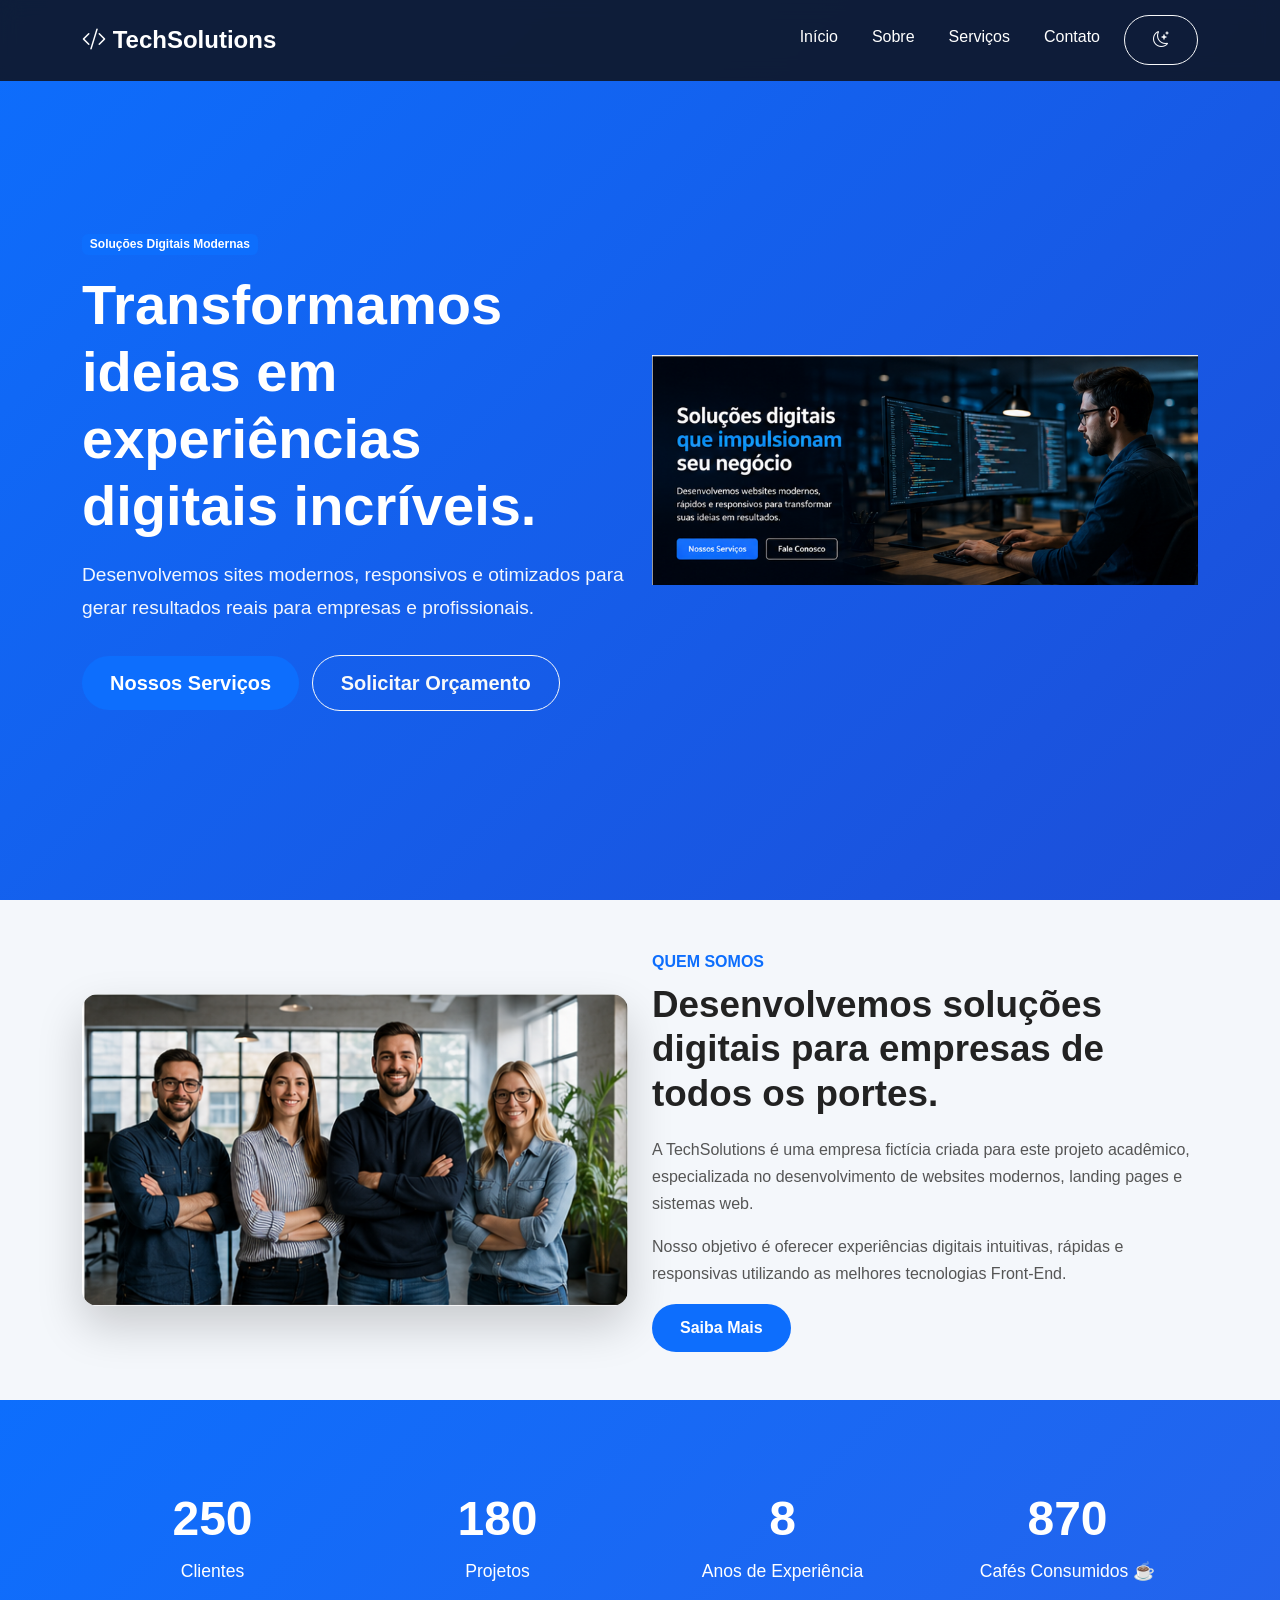
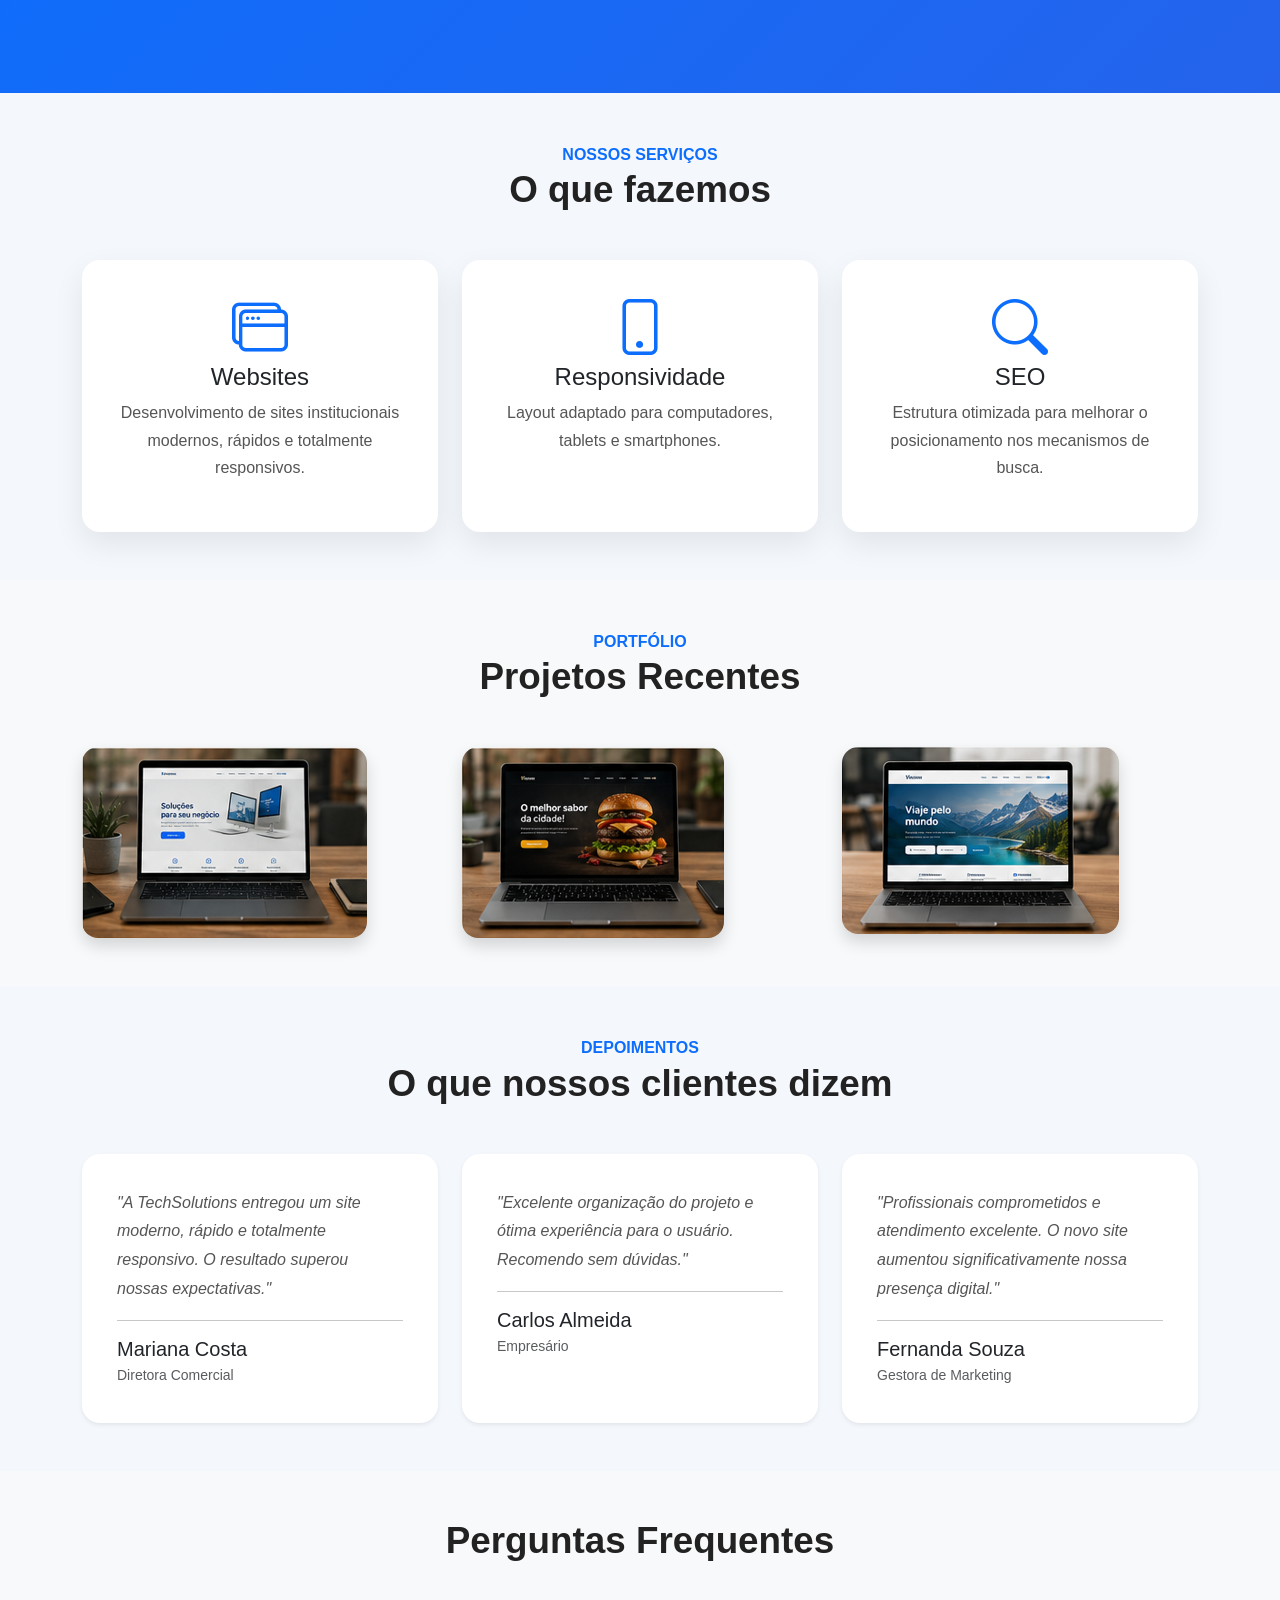
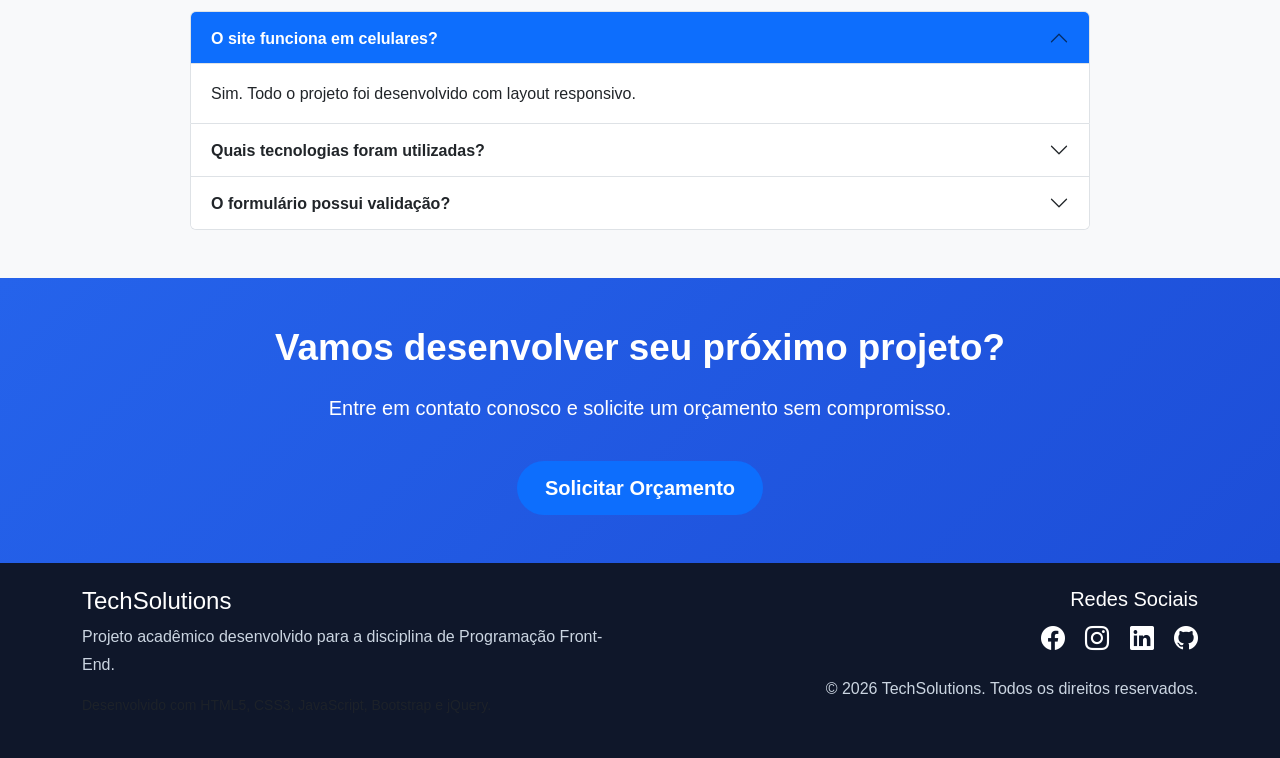
<file: index.html>
<!DOCTYPE html>
<html lang="pt-BR">

<head>

    <meta charset="UTF-8">
    <meta name="viewport" content="width=device-width, initial-scale=1.0">

    <title>TechSolutions | Desenvolvimento Web e Soluções Digitais</title>

    <meta name="description"
        content="TechSolutions - Empresa especializada em desenvolvimento web, criação de sites responsivos, landing pages e soluções digitais.">

    <meta name="keywords"
        content="desenvolvimento web, front-end, html, css, javascript, bootstrap, sites responsivos">

    <meta name="author" content="Emerson Zaionc">

    <meta name="robots" content="index, follow">

    <!-- Open Graph -->

    <meta property="og:title"
        content="TechSolutions | Desenvolvimento Web">

    <meta property="og:description"
        content="Soluções digitais modernas para empresas e profissionais.">

    <meta property="og:image"
        content="img/banner.png">

    <meta property="og:type"
        content="website">

    <meta property="og:locale"
        content="pt_BR">

    <link rel="icon"
        href="img/favicon.png">

    <!-- Bootstrap -->

    <link href="https://cdn.jsdelivr.net/npm/bootstrap@5.3.3/dist/css/bootstrap.min.css"
        rel="stylesheet">

    <!-- Bootstrap Icons -->

    <link rel="stylesheet"
        href="https://cdn.jsdelivr.net/npm/bootstrap-icons@1.11.3/font/bootstrap-icons.min.css">

    <!-- CSS -->

    <link rel="stylesheet"
        href="css/style.css">

    <link rel="stylesheet"
        href="css/responsive.css">

</head>

<body>

    <!-- ==========================
         PRELOADER
    =========================== -->

    <div id="preloader">

        <div class="loader"></div>

    </div>

    <!-- ==========================
         NAVBAR
    =========================== -->

    <nav class="navbar navbar-expand-lg navbar-dark fixed-top">

        <div class="container">

            <a class="navbar-brand fw-bold"
                href="index.html">

                <i class="bi bi-code-slash"></i>

                TechSolutions

            </a>

            <button class="navbar-toggler"
                type="button"
                data-bs-toggle="collapse"
                data-bs-target="#menu">

                <span class="navbar-toggler-icon"></span>

            </button>

            <div class="collapse navbar-collapse"
                id="menu">

                <ul class="navbar-nav ms-auto">

                    <li class="nav-item">

                        <a class="nav-link active"
                            href="index.html">

                            Início

                        </a>

                    </li>

                    <li class="nav-item">

                        <a class="nav-link"
                            href="sobre.html">

                            Sobre

                        </a>

                    </li>

                    <li class="nav-item">

                        <a class="nav-link"
                            href="servicos.html">

                            Serviços

                        </a>

                    </li>

                    <li class="nav-item">

                        <a class="nav-link"
                            href="contato.html">

                            Contato

                        </a>

                    </li>

                    <li class="nav-item ms-lg-3">

                        <button
                            id="darkModeBtn"
                            class="btn btn-outline-light">

                            <i class="bi bi-moon-stars"></i>

                        </button>

                    </li>

                </ul>

            </div>

        </div>

    </nav>

    <!-- ==========================
         HERO
    =========================== -->

    <header class="hero">

        <div class="container">

            <div class="row align-items-center">

                <div class="col-lg-6">

                    <span class="badge bg-primary mb-3">

                        Soluções Digitais Modernas

                    </span>

                    <h1>

                        Transformamos ideias em
                        experiências digitais incríveis.

                    </h1>

                    <p>

                        Desenvolvemos sites modernos,
                        responsivos e otimizados para
                        gerar resultados reais para
                        empresas e profissionais.

                    </p>

                    <div class="mt-4">

                        <a href="servicos.html"
                            class="btn btn-primary btn-lg">

                            Nossos Serviços

                        </a>

                        <a href="contato.html"
                            class="btn btn-outline-light btn-lg ms-2">

                            Solicitar Orçamento

                        </a>

                    </div>

                </div>

                <div class="col-lg-6 text-center">

                    <img
                        src="img/banner.png"
                        alt="Equipe de desenvolvimento web"
                        class="img-fluid hero-image"
                        loading="lazy">

                </div>

            </div>

        </div>

    </header>
        <!-- ==========================
         SOBRE
    =========================== -->

    <section class="sobre py-5 fade-up">

        <div class="container">

            <div class="row align-items-center">

                <div class="col-lg-6">

                    <img
                        src="img/equipe.png"
                        alt="Equipe TechSolutions"
                        class="img-fluid rounded shadow-lg"
                        loading="lazy">

                </div>

                <div class="col-lg-6">

                    <span class="text-primary fw-bold">

                        QUEM SOMOS

                    </span>

                    <h2 class="mt-2">

                        Desenvolvemos soluções digitais
                        para empresas de todos os portes.

                    </h2>

                    <p>

                        A TechSolutions é uma empresa fictícia criada para este
                        projeto acadêmico, especializada no desenvolvimento
                        de websites modernos, landing pages e sistemas web.

                    </p>

                    <p>

                        Nosso objetivo é oferecer experiências digitais
                        intuitivas, rápidas e responsivas utilizando as
                        melhores tecnologias Front-End.

                    </p>

                    <a
                        href="sobre.html"
                        class="btn btn-primary">

                        Saiba Mais

                    </a>

                </div>

            </div>

        </div>

    </section>

    <!-- ==========================
         ESTATÍSTICAS
    =========================== -->

    <section class="numeros">

        <div class="container">

            <div class="row text-center">

                <div class="col-md-3">

                    <h2 id="clientes">

                        0

                    </h2>

                    <p>

                        Clientes

                    </p>

                </div>

                <div class="col-md-3">

                    <h2 id="sites">

                        0

                    </h2>

                    <p>

                        Projetos

                    </p>

                </div>

                <div class="col-md-3">

                    <h2 id="anos">

                        0

                    </h2>

                    <p>

                        Anos de Experiência

                    </p>

                </div>

                <div class="col-md-3">

                    <h2 id="cafes">

                        0

                    </h2>

                    <p>

                        Cafés Consumidos ☕

                    </p>

                </div>

            </div>

        </div>

    </section>

    <!-- ==========================
         SERVIÇOS
    =========================== -->

    <section class="servicos py-5">

        <div class="container">

            <div class="text-center mb-5">

                <span class="text-primary fw-bold">

                    NOSSOS SERVIÇOS

                </span>

                <h2>

                    O que fazemos

                </h2>

            </div>

            <div class="row g-4">

                <div class="col-md-4">

                    <div class="card h-100 fade-up">

                        <div class="card-body text-center">

                            <i class="bi bi-window-stack display-4 text-primary"></i>

                            <h4>

                                Websites

                            </h4>

                            <p>

                                Desenvolvimento de sites institucionais modernos,
                                rápidos e totalmente responsivos.

                            </p>

                        </div>

                    </div>

                </div>

                <div class="col-md-4">

                    <div class="card h-100 fade-up">

                        <div class="card-body text-center">

                            <i class="bi bi-phone display-4 text-primary"></i>

                            <h4>

                                Responsividade

                            </h4>

                            <p>

                                Layout adaptado para computadores,
                                tablets e smartphones.

                            </p>

                        </div>

                    </div>

                </div>

                <div class="col-md-4">

                    <div class="card h-100 fade-up">

                        <div class="card-body text-center">

                            <i class="bi bi-search display-4 text-primary"></i>

                            <h4>

                                SEO

                            </h4>

                            <p>

                                Estrutura otimizada para melhorar
                                o posicionamento nos mecanismos de busca.

                            </p>

                        </div>

                    </div>

                </div>

            </div>

        </div>

    </section>

    <!-- ==========================
         PROJETOS
    =========================== -->

    <section class="galeria py-5 bg-light">

        <div class="container">

            <div class="text-center mb-5">

                <span class="text-primary fw-bold">

                    PORTFÓLIO

                </span>

                <h2>

                    Projetos Recentes

                </h2>

            </div>

            <div class="row g-4">

                <div class="col-md-4">

                    <img
                        src="img/galeria1.png"
                        class="img-fluid rounded shadow projeto"
                        alt="Projeto 1"
                        loading="lazy">

                </div>

                <div class="col-md-4">

                    <img
                        src="img/galeria2.png"
                        class="img-fluid rounded shadow projeto"
                        alt="Projeto 2"
                        loading="lazy">

                </div>

                <div class="col-md-4">

                    <img
                        src="img/galeria3.png"
                        class="img-fluid rounded shadow projeto"
                        alt="Projeto 3"
                        loading="lazy">

                </div>

            </div>

        </div>

    </section>
        <!-- ==========================
         DEPOIMENTOS
    =========================== -->

    <section class="py-5">

        <div class="container">

            <div class="text-center mb-5">

                <span class="text-primary fw-bold">
                    DEPOIMENTOS
                </span>

                <h2>O que nossos clientes dizem</h2>

            </div>

            <div class="row g-4">

                <div class="col-lg-4">

                    <div class="card h-100 shadow-sm">

                        <div class="card-body">

                            <p class="fst-italic">
                                "A TechSolutions entregou um site moderno, rápido
                                e totalmente responsivo. O resultado superou nossas
                                expectativas."
                            </p>

                            <hr>

                            <h5 class="mb-0">Mariana Costa</h5>

                            <small class="text-muted">
                                Diretora Comercial
                            </small>

                        </div>

                    </div>

                </div>

                <div class="col-lg-4">

                    <div class="card h-100 shadow-sm">

                        <div class="card-body">

                            <p class="fst-italic">
                                "Excelente organização do projeto e ótima experiência
                                para o usuário. Recomendo sem dúvidas."
                            </p>

                            <hr>

                            <h5 class="mb-0">Carlos Almeida</h5>

                            <small class="text-muted">
                                Empresário
                            </small>

                        </div>

                    </div>

                </div>

                <div class="col-lg-4">

                    <div class="card h-100 shadow-sm">

                        <div class="card-body">

                            <p class="fst-italic">
                                "Profissionais comprometidos e atendimento excelente.
                                O novo site aumentou significativamente nossa presença
                                digital."
                            </p>

                            <hr>

                            <h5 class="mb-0">Fernanda Souza</h5>

                            <small class="text-muted">
                                Gestora de Marketing
                            </small>

                        </div>

                    </div>

                </div>

            </div>

        </div>

    </section>

    <!-- ==========================
         FAQ
    =========================== -->

    <section class="py-5 bg-light">

        <div class="container">

            <div class="text-center mb-5">

                <h2>Perguntas Frequentes</h2>

            </div>

            <div class="accordion" id="faq">

                <div class="accordion-item">

                    <h2 class="accordion-header">

                        <button class="accordion-button"
                            data-bs-toggle="collapse"
                            data-bs-target="#pergunta1">

                            O site funciona em celulares?

                        </button>

                    </h2>

                    <div id="pergunta1"
                        class="accordion-collapse collapse show"
                        data-bs-parent="#faq">

                        <div class="accordion-body">

                            Sim. Todo o projeto foi desenvolvido com layout responsivo.

                        </div>

                    </div>

                </div>

                <div class="accordion-item">

                    <h2 class="accordion-header">

                        <button class="accordion-button collapsed"
                            data-bs-toggle="collapse"
                            data-bs-target="#pergunta2">

                            Quais tecnologias foram utilizadas?

                        </button>

                    </h2>

                    <div id="pergunta2"
                        class="accordion-collapse collapse"
                        data-bs-parent="#faq">

                        <div class="accordion-body">

                            HTML5, CSS3, JavaScript, Bootstrap e jQuery.

                        </div>

                    </div>

                </div>

                <div class="accordion-item">

                    <h2 class="accordion-header">

                        <button class="accordion-button collapsed"
                            data-bs-toggle="collapse"
                            data-bs-target="#pergunta3">

                            O formulário possui validação?

                        </button>

                    </h2>

                    <div id="pergunta3"
                        class="accordion-collapse collapse"
                        data-bs-parent="#faq">

                        <div class="accordion-body">

                            Sim. Todos os campos obrigatórios são validados em JavaScript.

                        </div>

                    </div>

                </div>

            </div>

        </div>

    </section>

    <!-- ==========================
         CTA
    =========================== -->

    <section class="cta py-5 text-center">

        <div class="container">

            <h2>Vamos desenvolver seu próximo projeto?</h2>

            <p class="lead">

                Entre em contato conosco e solicite um orçamento sem compromisso.

            </p>

            <a href="contato.html"
                class="btn btn-primary btn-lg">

                Solicitar Orçamento

            </a>

        </div>

    </section>

    <!-- ==========================
         RODAPÉ
    =========================== -->

    <footer class="py-4">

        <div class="container">

            <div class="row">

                <div class="col-md-6">

                    <h4>TechSolutions</h4>

                    <p>

                        Projeto acadêmico desenvolvido para a disciplina
                        de Programação Front-End.

                    </p>

                    <p class="small text-muted">

                        Desenvolvido com HTML5, CSS3, JavaScript,
                        Bootstrap e jQuery.

                    </p>

                </div>

                <div class="col-md-6 text-md-end">

                    <h5>Redes Sociais</h5>

                    <a href="#" class="me-3">
                        <i class="bi bi-facebook fs-4"></i>
                    </a>

                    <a href="#" class="me-3">
                        <i class="bi bi-instagram fs-4"></i>
                    </a>

                    <a href="#" class="me-3">
                        <i class="bi bi-linkedin fs-4"></i>
                    </a>

                    <a href="#">
                        <i class="bi bi-github fs-4"></i>
                    </a>

                    <p class="mt-3 mb-0">

                        © 2026 TechSolutions. Todos os direitos reservados.

                    </p>

                </div>

            </div>

        </div>

    </footer>

    <!-- Botão voltar ao topo -->

    <button id="topo" aria-label="Voltar ao topo">

        <i class="bi bi-arrow-up"></i>

    </button>

    <!-- JavaScript -->

    <script src="https://code.jquery.com/jquery-3.7.1.min.js"></script>

    <script src="https://cdn.jsdelivr.net/npm/bootstrap@5.3.3/dist/js/bootstrap.bundle.min.js"></script>

    <script src="js/script.js"></script>

</body>

</html>
</file>
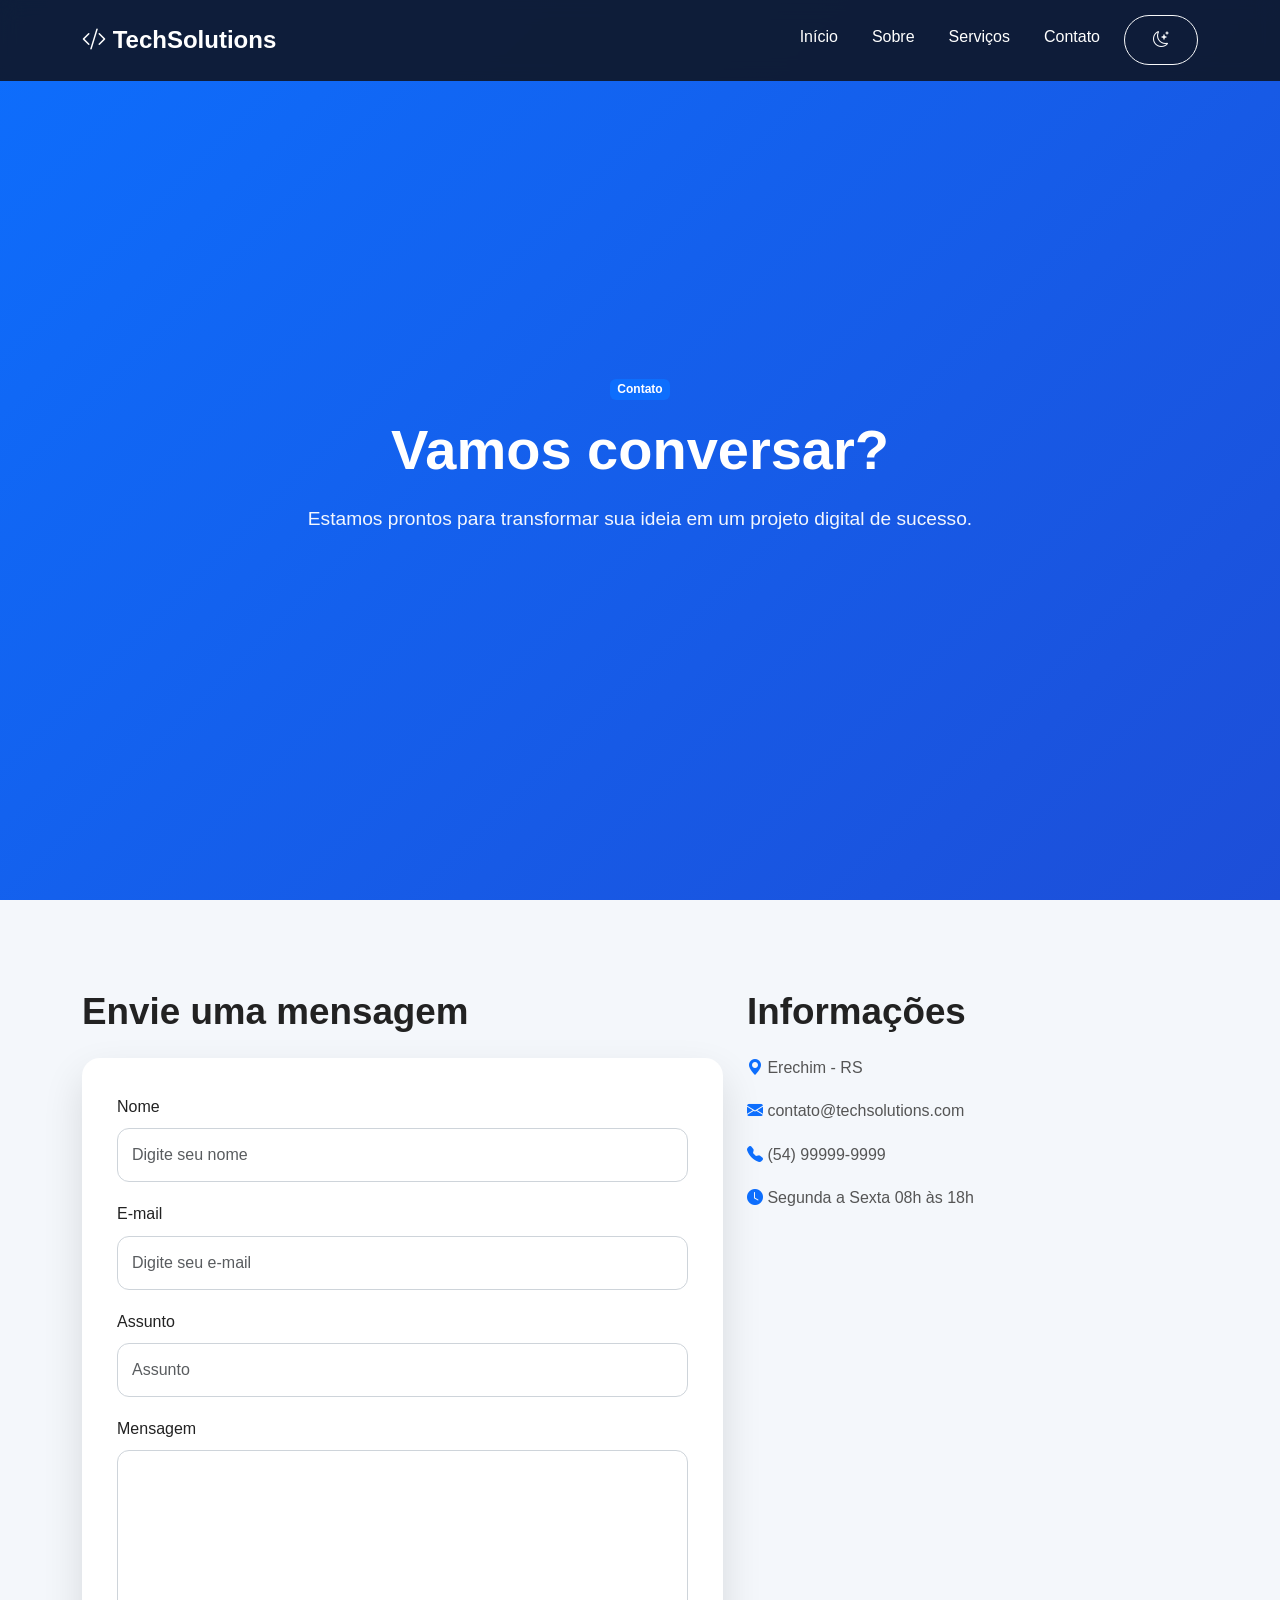
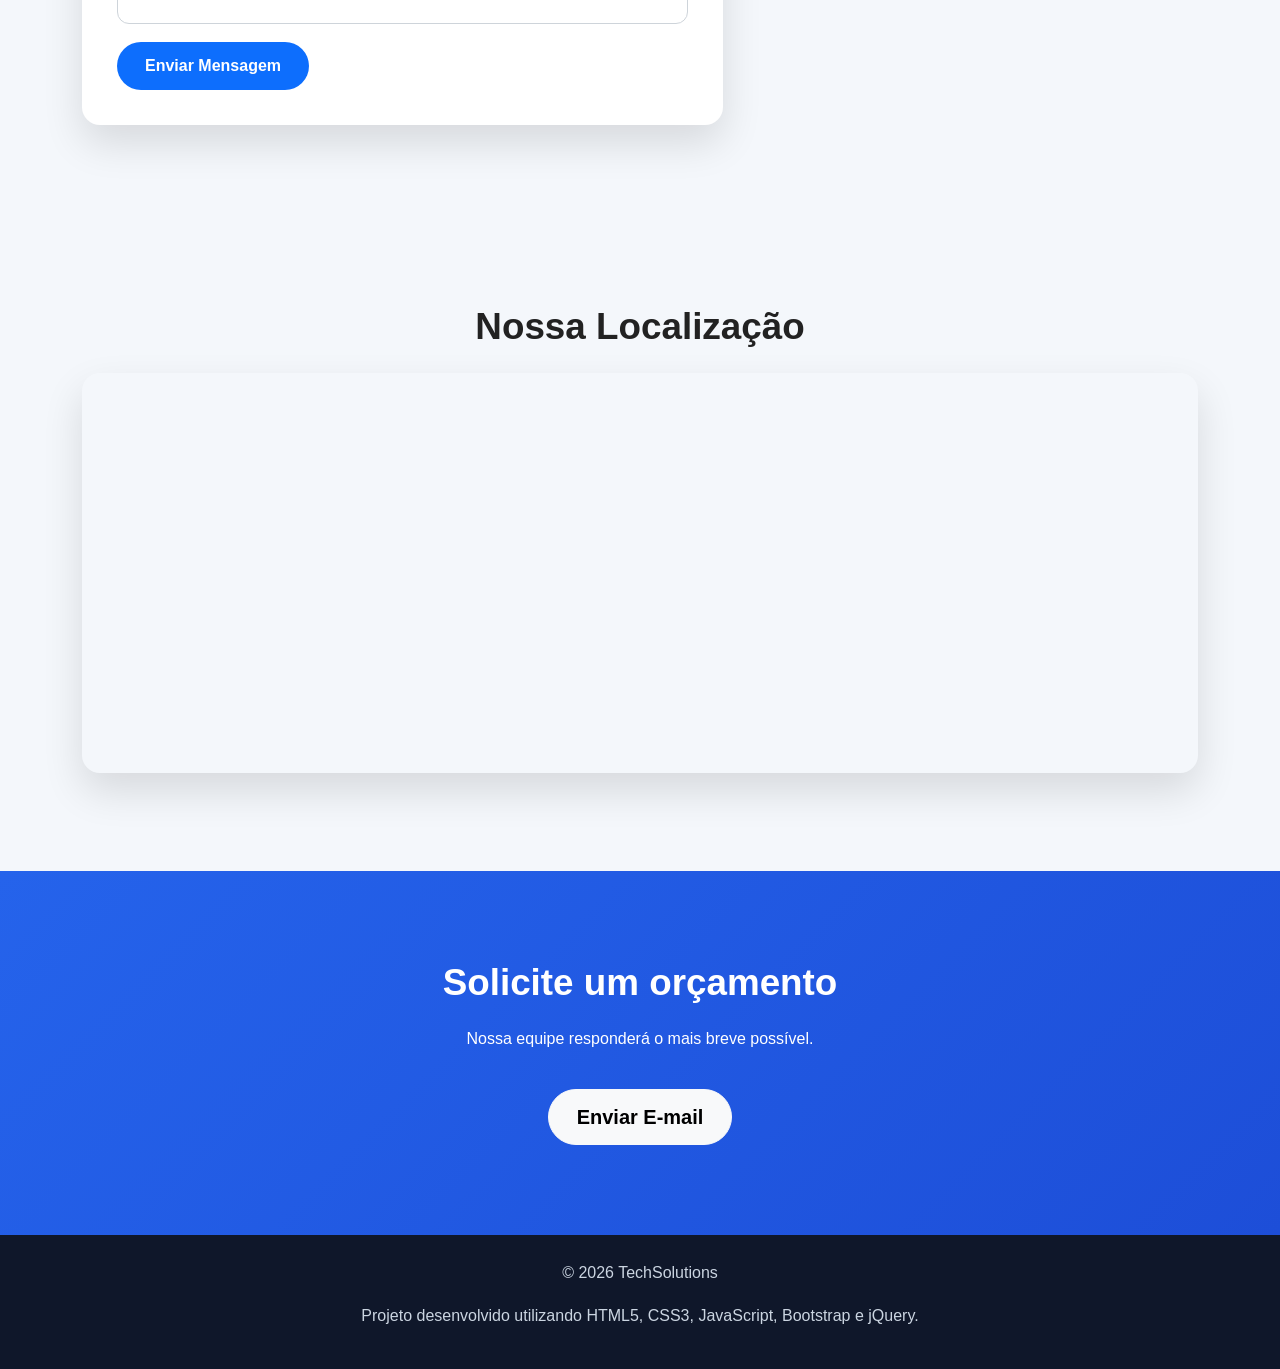
<file: contato.html>
<!DOCTYPE html>
<html lang="pt-BR">

<head>

    <meta charset="UTF-8">

    <meta name="viewport"
        content="width=device-width, initial-scale=1.0">

    <title>Contato | TechSolutions</title>

    <meta name="description"
        content="Entre em contato com a TechSolutions.">

    <meta name="keywords"
        content="contato, orçamento, desenvolvimento web">

    <meta name="author"
        content="Emerson Zaionc">

    <meta name="robots"
        content="index, follow">

    <link rel="icon"
        href="img/favicon.png">

    <!-- Bootstrap -->

    <link href="https://cdn.jsdelivr.net/npm/bootstrap@5.3.3/dist/css/bootstrap.min.css"
        rel="stylesheet">

    <!-- Bootstrap Icons -->

    <link rel="stylesheet"
        href="https://cdn.jsdelivr.net/npm/bootstrap-icons@1.11.3/font/bootstrap-icons.min.css">

    <!-- CSS -->

    <link rel="stylesheet"
        href="css/style.css">

    <link rel="stylesheet"
        href="css/responsive.css">

</head>

<body>

<!-- PRELOADER -->

<div id="preloader">

<div class="loader"></div>

</div>

<!-- MENU -->

<nav class="navbar navbar-expand-lg navbar-dark fixed-top">

<div class="container">

<a class="navbar-brand fw-bold"
href="index.html">

<i class="bi bi-code-slash"></i>

TechSolutions

</a>

<button
class="navbar-toggler"
type="button"
data-bs-toggle="collapse"
data-bs-target="#menu">

<span class="navbar-toggler-icon"></span>

</button>

<div class="collapse navbar-collapse"
id="menu">

<ul class="navbar-nav ms-auto">

<li class="nav-item">

<a class="nav-link"
href="index.html">

Início

</a>

</li>

<li class="nav-item">

<a class="nav-link"
href="sobre.html">

Sobre

</a>

</li>

<li class="nav-item">

<a class="nav-link"
href="servicos.html">

Serviços

</a>

</li>

<li class="nav-item">

<a class="nav-link active"
href="contato.html">

Contato

</a>

</li>

<li class="nav-item ms-lg-3">

<button
id="darkModeBtn"
class="btn btn-outline-light">

<i class="bi bi-moon-stars"></i>

</button>

</li>

</ul>

</div>

</div>

</nav>

<!-- HERO -->

<header class="hero">

<div class="container text-center">

<span class="badge bg-primary mb-3">

Contato

</span>

<h1>

Vamos conversar?

</h1>

<p>

Estamos prontos para transformar sua ideia
em um projeto digital de sucesso.

</p>

</div>

</header>

<!-- CONTATO -->

<section>

<div class="container">

<div class="row">

<!-- FORMULÁRIO -->

<div class="col-lg-7">

<h2 class="mb-4">

Envie uma mensagem

</h2>

<form id="formContato">

<div class="mb-3">

<label class="form-label">

Nome

</label>

<input
type="text"
id="nome"
class="form-control"
placeholder="Digite seu nome"
required>

</div>

<div class="mb-3">

<label class="form-label">

E-mail

</label>

<input
type="email"
id="email"
class="form-control"
placeholder="Digite seu e-mail"
required>

</div>

<div class="mb-3">

<label class="form-label">

Assunto

</label>

<input
type="text"
id="assunto"
class="form-control"
placeholder="Assunto"
required>

</div>

<div class="mb-3">

<label class="form-label">

Mensagem

</label>

<textarea
id="mensagem"
rows="6"
class="form-control"
placeholder="Digite sua mensagem"
required>

</textarea>

</div>

<button
type="submit"
class="btn btn-primary">

Enviar Mensagem

</button>

</form>

</div>

<!-- DADOS -->

<div class="col-lg-5">

<h2>

Informações

</h2>

<p>

<i class="bi bi-geo-alt-fill text-primary"></i>

Erechim - RS

</p>

<p>

<i class="bi bi-envelope-fill text-primary"></i>

contato@techsolutions.com

</p>

<p>

<i class="bi bi-telephone-fill text-primary"></i>

(54) 99999-9999

</p>

<p>

<i class="bi bi-clock-fill text-primary"></i>

Segunda a Sexta

08h às 18h

</p>

</div>

</div>

</div>

</section>

<!-- MAPA -->

<section>

<div class="container">

<h2 class="text-center mb-4">

Nossa Localização

</h2>

<div class="mapa">

<iframe
src="https://www.google.com/maps?q=Erechim,Rio+Grande+do+Sul,Brasil&output=embed"
loading="lazy"
allowfullscreen>

</iframe>

</div>

</div>

</section>

<!-- CTA -->

<section class="cta">

<div class="container text-center">

<h2>

Solicite um orçamento

</h2>

<p>

Nossa equipe responderá o mais breve possível.

</p>

<a
href="mailto:contato@techsolutions.com"
class="btn btn-light btn-lg">

Enviar E-mail

</a>

</div>

</section>

<!-- RODAPÉ -->

<footer class="py-4">

<div class="container text-center">

<p>

© 2026 TechSolutions

</p>

<p>

Projeto desenvolvido utilizando HTML5, CSS3,
JavaScript, Bootstrap e jQuery.

</p>

</div>

</footer>

<button id="topo">

<i class="bi bi-arrow-up"></i>

</button>

<script src="https://code.jquery.com/jquery-3.7.1.min.js"></script>

<script src="https://cdn.jsdelivr.net/npm/bootstrap@5.3.3/dist/js/bootstrap.bundle.min.js"></script>

<script src="js/script.js"></script>

</body>

</html>
</file>
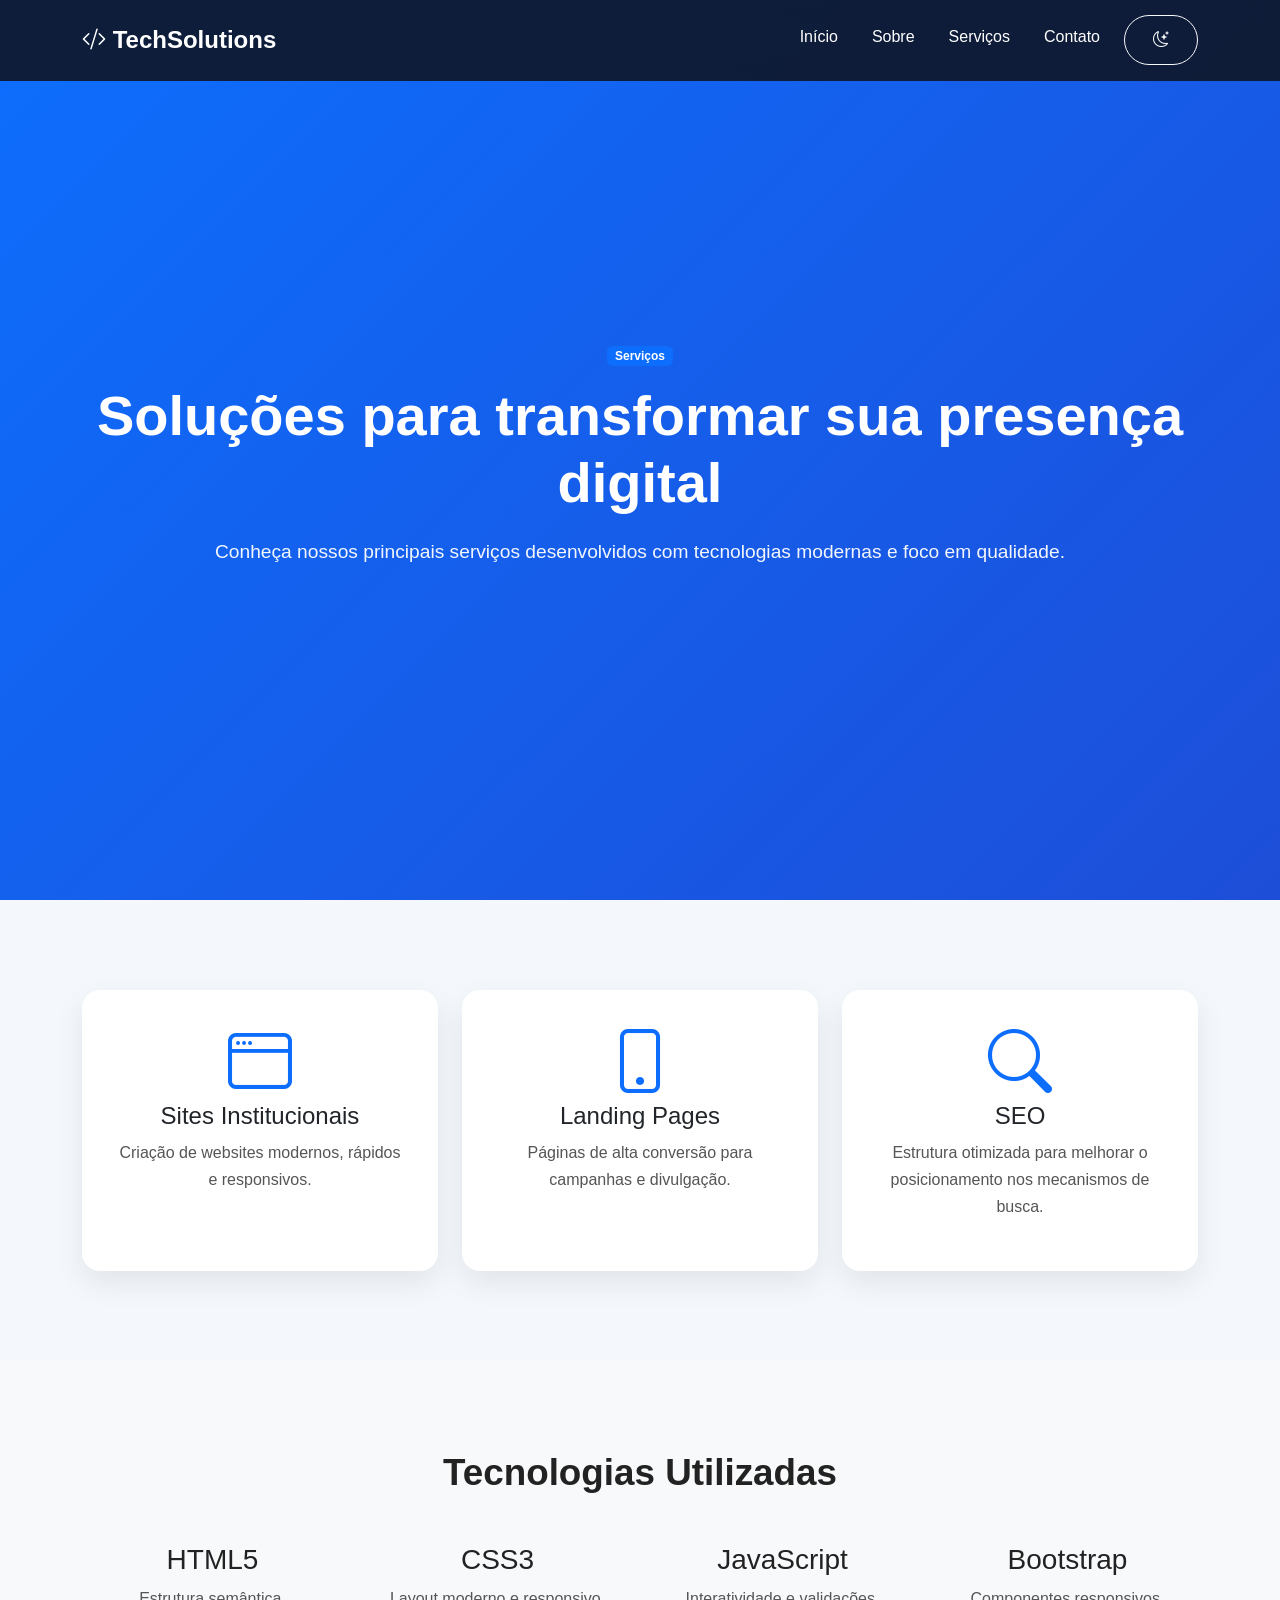
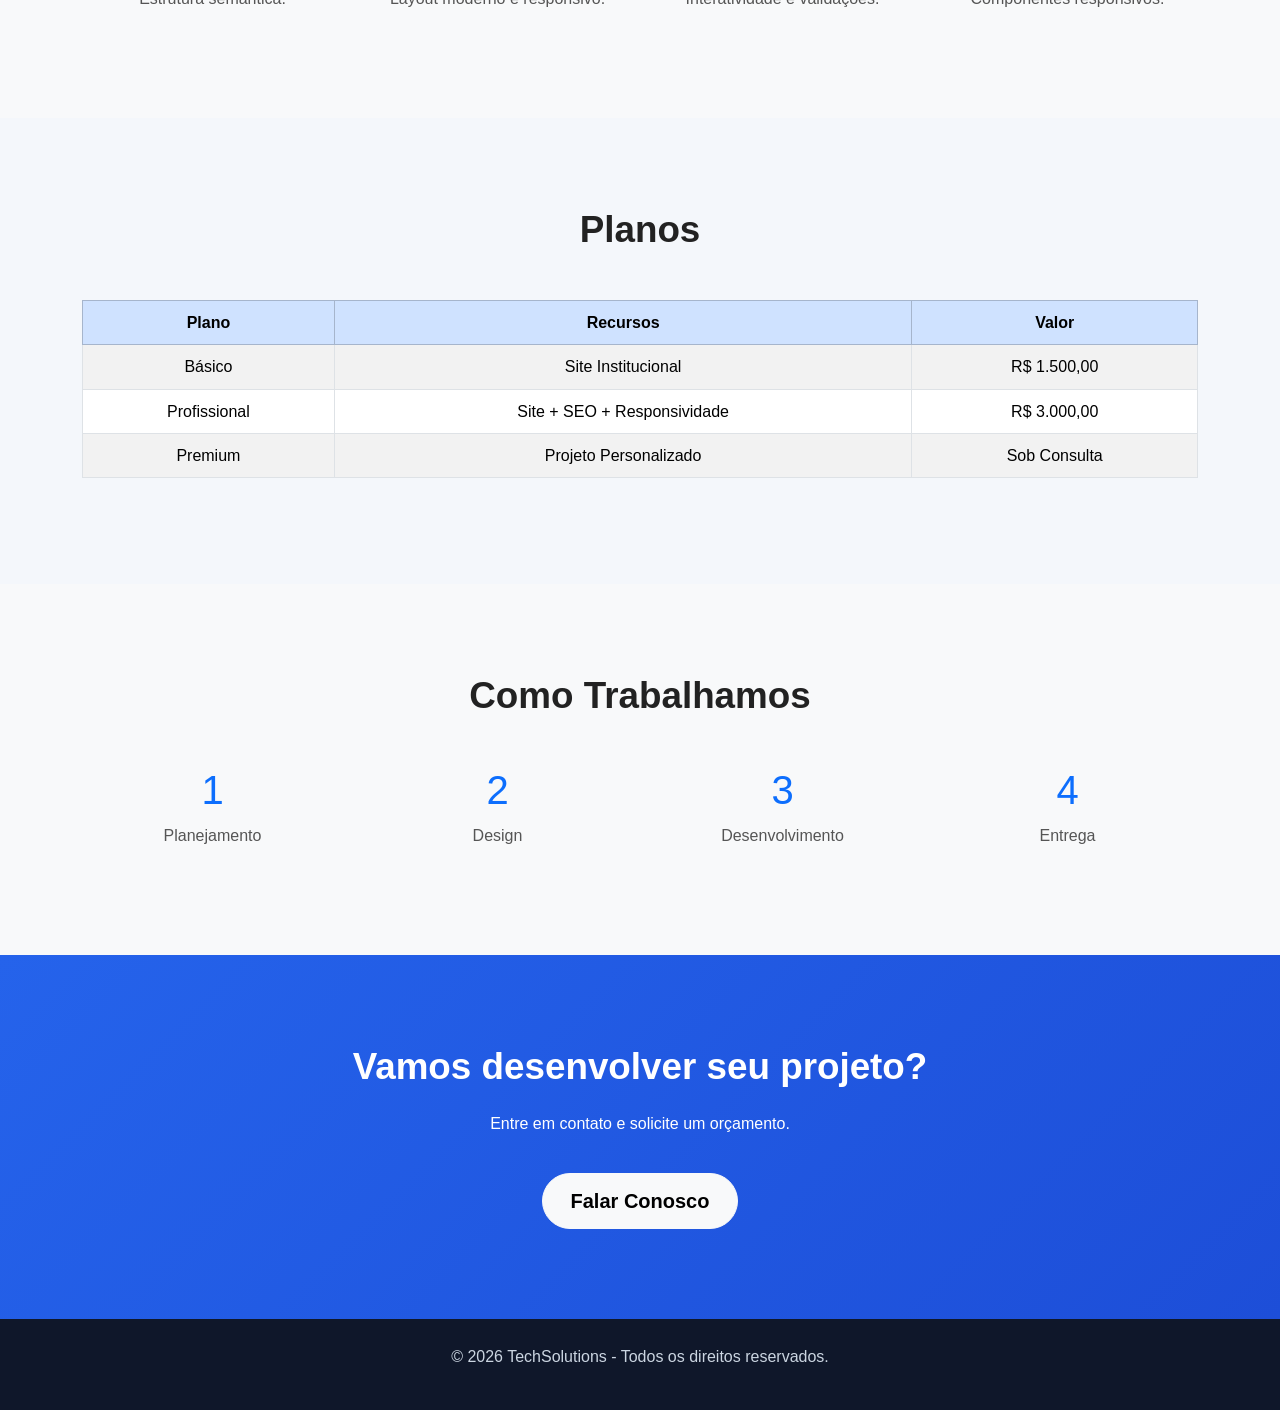
<file: servicos.html>
<!DOCTYPE html>
<html lang="pt-BR">

<head>

    <meta charset="UTF-8">
    <meta name="viewport" content="width=device-width, initial-scale=1.0">

    <title>Serviços | TechSolutions</title>

    <meta name="description"
        content="Conheça os serviços oferecidos pela TechSolutions.">

    <meta name="keywords"
        content="sites, desenvolvimento web, landing pages, SEO">

    <meta name="author"
        content="Emerson Zaionc">

    <meta name="robots"
        content="index, follow">

    <link rel="icon" href="img/favicon.png">

    <!-- Bootstrap -->

    <link href="https://cdn.jsdelivr.net/npm/bootstrap@5.3.3/dist/css/bootstrap.min.css"
        rel="stylesheet">

    <!-- Bootstrap Icons -->

    <link rel="stylesheet"
        href="https://cdn.jsdelivr.net/npm/bootstrap-icons@1.11.3/font/bootstrap-icons.min.css">

    <!-- CSS -->

    <link rel="stylesheet"
        href="css/style.css">

    <link rel="stylesheet"
        href="css/responsive.css">

</head>

<body>

<!-- PRELOADER -->

<div id="preloader">
    <div class="loader"></div>
</div>

<!-- MENU -->

<nav class="navbar navbar-expand-lg navbar-dark fixed-top">

<div class="container">

<a class="navbar-brand fw-bold" href="index.html">

<i class="bi bi-code-slash"></i>

TechSolutions

</a>

<button class="navbar-toggler"
data-bs-toggle="collapse"
data-bs-target="#menu">

<span class="navbar-toggler-icon"></span>

</button>

<div class="collapse navbar-collapse"
id="menu">

<ul class="navbar-nav ms-auto">

<li class="nav-item">
<a class="nav-link" href="index.html">Início</a>
</li>

<li class="nav-item">
<a class="nav-link" href="sobre.html">Sobre</a>
</li>

<li class="nav-item">
<a class="nav-link active" href="servicos.html">Serviços</a>
</li>

<li class="nav-item">
<a class="nav-link" href="contato.html">Contato</a>
</li>

<li class="nav-item ms-lg-3">

<button id="darkModeBtn"
class="btn btn-outline-light">

<i class="bi bi-moon-stars"></i>

</button>

</li>

</ul>

</div>

</div>

</nav>

<!-- HERO -->

<header class="hero">

<div class="container text-center">

<span class="badge bg-primary mb-3">

Serviços

</span>

<h1>

Soluções para transformar sua presença digital

</h1>

<p>

Conheça nossos principais serviços desenvolvidos com
tecnologias modernas e foco em qualidade.

</p>

</div>

</header>

<!-- SERVIÇOS -->

<section>

<div class="container">

<div class="row g-4">

<div class="col-md-4">

<div class="card h-100">

<div class="card-body text-center">

<i class="bi bi-window display-3 text-primary"></i>

<h4>Sites Institucionais</h4>

<p>

Criação de websites modernos, rápidos e responsivos.

</p>

</div>

</div>

</div>

<div class="col-md-4">

<div class="card h-100">

<div class="card-body text-center">

<i class="bi bi-phone display-3 text-primary"></i>

<h4>Landing Pages</h4>

<p>

Páginas de alta conversão para campanhas e divulgação.

</p>

</div>

</div>

</div>

<div class="col-md-4">

<div class="card h-100">

<div class="card-body text-center">

<i class="bi bi-search display-3 text-primary"></i>

<h4>SEO</h4>

<p>

Estrutura otimizada para melhorar o posicionamento
nos mecanismos de busca.

</p>

</div>

</div>

</div>

</div>

</div>

</section>

<!-- TECNOLOGIAS -->

<section class="bg-light">

<div class="container">

<div class="text-center mb-5">

<h2>

Tecnologias Utilizadas

</h2>

</div>

<div class="row text-center">

<div class="col-md-3">

<h3>HTML5</h3>

<p>Estrutura semântica.</p>

</div>

<div class="col-md-3">

<h3>CSS3</h3>

<p>Layout moderno e responsivo.</p>

</div>

<div class="col-md-3">

<h3>JavaScript</h3>

<p>Interatividade e validações.</p>

</div>

<div class="col-md-3">

<h3>Bootstrap</h3>

<p>Componentes responsivos.</p>

</div>

</div>

</div>

</section>

<!-- PLANOS -->

<section>

<div class="container">

<div class="text-center mb-5">

<h2>

Planos

</h2>

</div>

<div class="table-responsive">

<table class="table table-bordered table-striped text-center">

<thead class="table-primary">

<tr>

<th>Plano</th>

<th>Recursos</th>

<th>Valor</th>

</tr>

</thead>

<tbody>

<tr>

<td>Básico</td>

<td>Site Institucional</td>

<td>R$ 1.500,00</td>

</tr>

<tr>

<td>Profissional</td>

<td>Site + SEO + Responsividade</td>

<td>R$ 3.000,00</td>

</tr>

<tr>

<td>Premium</td>

<td>Projeto Personalizado</td>

<td>Sob Consulta</td>

</tr>

</tbody>

</table>

</div>

</div>

</section>

<!-- PROCESSO -->

<section class="bg-light">

<div class="container">

<div class="text-center mb-5">

<h2>

Como Trabalhamos

</h2>

</div>

<div class="row text-center">

<div class="col-md-3">

<h1 class="text-primary">1</h1>

<p>Planejamento</p>

</div>

<div class="col-md-3">

<h1 class="text-primary">2</h1>

<p>Design</p>

</div>

<div class="col-md-3">

<h1 class="text-primary">3</h1>

<p>Desenvolvimento</p>

</div>

<div class="col-md-3">

<h1 class="text-primary">4</h1>

<p>Entrega</p>

</div>

</div>

</div>

</section>

<!-- CTA -->

<section class="cta">

<div class="container text-center">

<h2>

Vamos desenvolver seu projeto?

</h2>

<p>

Entre em contato e solicite um orçamento.

</p>

<a href="contato.html"
class="btn btn-light btn-lg">

Falar Conosco

</a>

</div>

</section>

<!-- RODAPÉ -->

<footer class="py-4">

<div class="container text-center">

<p>

© 2026 TechSolutions - Todos os direitos reservados.

</p>

</div>

</footer>

<button id="topo">

<i class="bi bi-arrow-up"></i>

</button>

<script src="https://code.jquery.com/jquery-3.7.1.min.js"></script>

<script src="https://cdn.jsdelivr.net/npm/bootstrap@5.3.3/dist/js/bootstrap.bundle.min.js"></script>

<script src="js/script.js"></script>

</body>

</html>
</file>
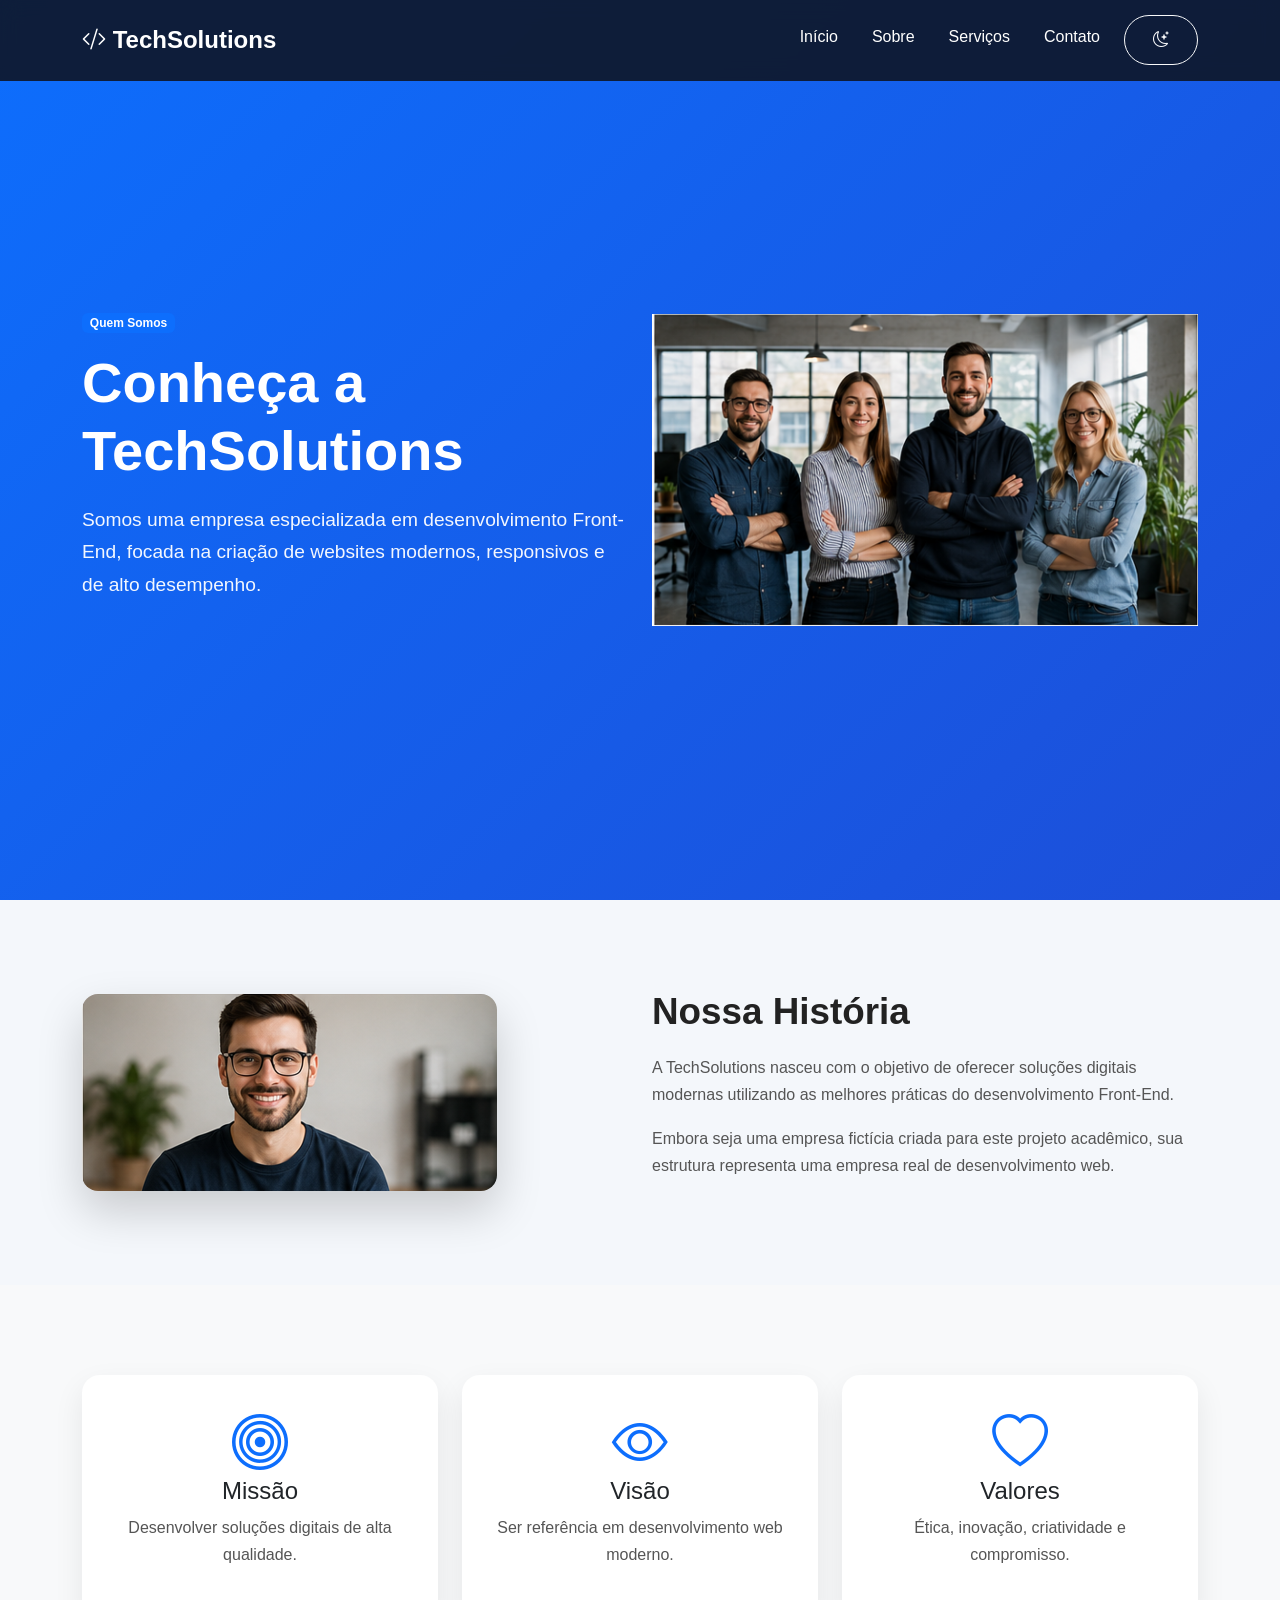
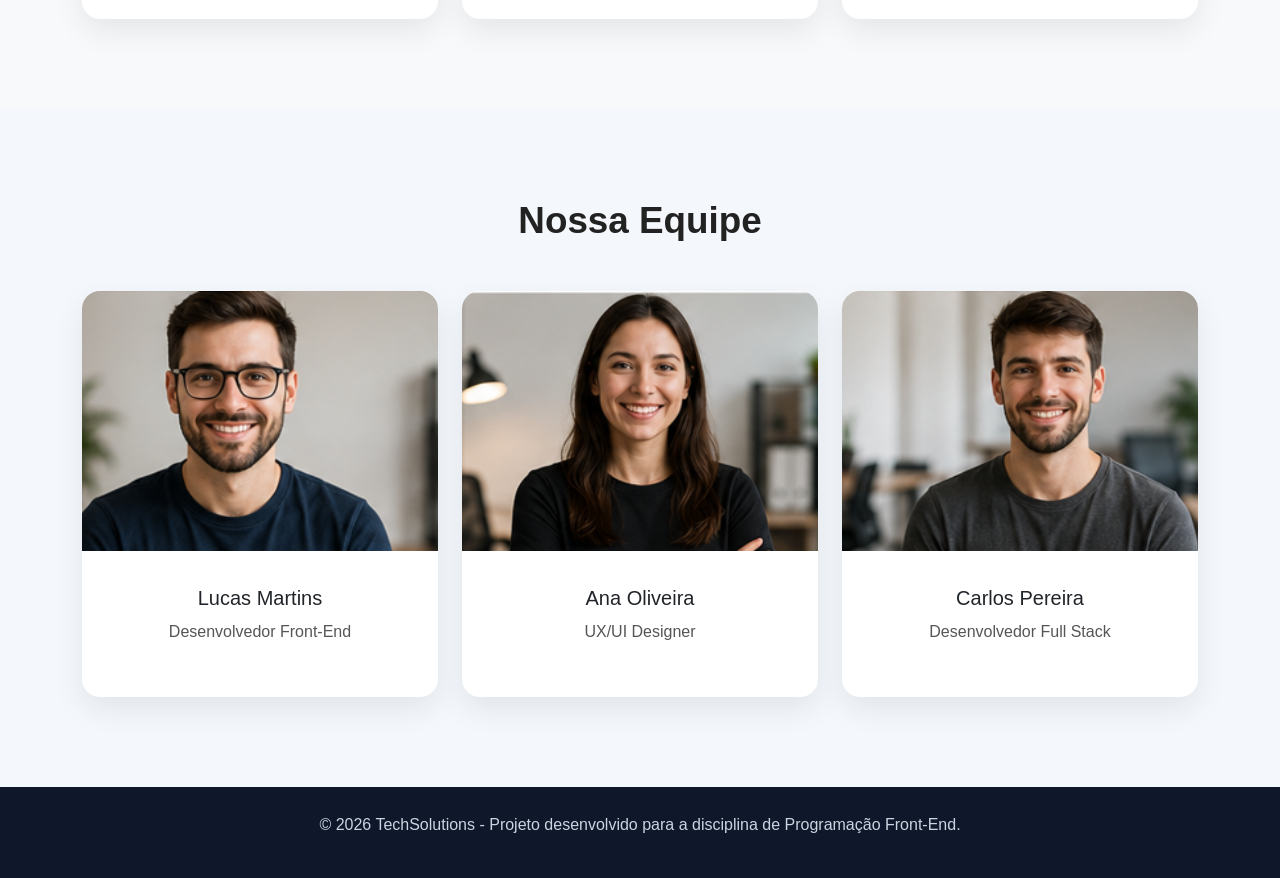
<file: sobre.html>
<!DOCTYPE html>
<html lang="pt-BR">

<head>

    <meta charset="UTF-8">

    <meta name="viewport"
        content="width=device-width, initial-scale=1.0">

    <title>Sobre | TechSolutions</title>

    <meta name="description"
        content="Conheça a TechSolutions e nossa missão em desenvolver soluções digitais modernas.">

    <meta name="keywords"
        content="empresa, desenvolvimento web, front-end">

    <meta name="author"
        content="Emerson Zaionc">

    <meta name="robots"
        content="index, follow">

    <link rel="icon"
        href="img/favicon.png">

    <!-- Bootstrap -->

    <link href="https://cdn.jsdelivr.net/npm/bootstrap@5.3.3/dist/css/bootstrap.min.css"
        rel="stylesheet">

    <!-- Bootstrap Icons -->

    <link rel="stylesheet"
        href="https://cdn.jsdelivr.net/npm/bootstrap-icons@1.11.3/font/bootstrap-icons.min.css">

    <!-- CSS -->

    <link rel="stylesheet"
        href="css/style.css">

    <link rel="stylesheet"
        href="css/responsive.css">

</head>

<body>

<!-- PRELOADER -->

<div id="preloader">

<div class="loader"></div>

</div>

<!-- MENU -->

<nav class="navbar navbar-expand-lg navbar-dark fixed-top">

<div class="container">

<a class="navbar-brand fw-bold"
href="index.html">

<i class="bi bi-code-slash"></i>

TechSolutions

</a>

<button
class="navbar-toggler"
type="button"
data-bs-toggle="collapse"
data-bs-target="#menu">

<span class="navbar-toggler-icon"></span>

</button>

<div class="collapse navbar-collapse"
id="menu">

<ul class="navbar-nav ms-auto">

<li class="nav-item">

<a class="nav-link"
href="index.html">

Início

</a>

</li>

<li class="nav-item">

<a class="nav-link active"
href="sobre.html">

Sobre

</a>

</li>

<li class="nav-item">

<a class="nav-link"
href="servicos.html">

Serviços

</a>

</li>

<li class="nav-item">

<a class="nav-link"
href="contato.html">

Contato

</a>

</li>

<li class="nav-item ms-lg-3">

<button
id="darkModeBtn"
class="btn btn-outline-light">

<i class="bi bi-moon-stars"></i>

</button>

</li>

</ul>

</div>

</div>

</nav>

<!-- HERO -->

<header class="hero">

<div class="container">

<div class="row align-items-center">

<div class="col-lg-6">

<span class="badge bg-primary mb-3">

Quem Somos

</span>

<h1>

Conheça a TechSolutions

</h1>

<p>

Somos uma empresa especializada em desenvolvimento
Front-End, focada na criação de websites modernos,
responsivos e de alto desempenho.

</p>

</div>

<div class="col-lg-6 text-center">

<img
src="img/equipe.png"
alt="Equipe TechSolutions"
class="img-fluid hero-image"
loading="lazy">

</div>

</div>

</div>

</header>

<!-- HISTÓRIA -->

<section>

<div class="container">

<div class="row align-items-center">

<div class="col-lg-6">

<img
src="img/profissional1.png"
class="img-fluid rounded shadow-lg"
alt="Nossa história">

</div>

<div class="col-lg-6">

<h2>

Nossa História

</h2>

<p>

A TechSolutions nasceu com o objetivo de oferecer
soluções digitais modernas utilizando as melhores
práticas do desenvolvimento Front-End.

</p>

<p>

Embora seja uma empresa fictícia criada para este
projeto acadêmico, sua estrutura representa uma
empresa real de desenvolvimento web.

</p>

</div>

</div>

</div>

</section>

<!-- MISSÃO -->

<section class="bg-light">

<div class="container">

<div class="row text-center">

<div class="col-md-4">

<div class="card h-100">

<div class="card-body">

<i class="bi bi-bullseye display-4 text-primary"></i>

<h4>Missão</h4>

<p>

Desenvolver soluções digitais de alta qualidade.

</p>

</div>

</div>

</div>

<div class="col-md-4">

<div class="card h-100">

<div class="card-body">

<i class="bi bi-eye display-4 text-primary"></i>

<h4>Visão</h4>

<p>

Ser referência em desenvolvimento web moderno.

</p>

</div>

</div>

</div>

<div class="col-md-4">

<div class="card h-100">

<div class="card-body">

<i class="bi bi-heart display-4 text-primary"></i>

<h4>Valores</h4>

<p>

Ética, inovação, criatividade e compromisso.

</p>

</div>

</div>

</div>

</div>

</div>

</section>

<!-- EQUIPE -->

<section>

<div class="container">

<div class="text-center mb-5">

<h2>

Nossa Equipe

</h2>

</div>

<div class="row g-4">

<div class="col-md-4">

<div class="card">

<img
src="img/profissional1.png"
class="card-img-top"
alt="Profissional 1">

<div class="card-body text-center">

<h5>Lucas Martins</h5>

<p>Desenvolvedor Front-End</p>

</div>

</div>

</div>

<div class="col-md-4">

<div class="card">

<img
src="img/profissional2.png"
class="card-img-top"
alt="Profissional 2">

<div class="card-body text-center">

<h5>Ana Oliveira</h5>

<p>UX/UI Designer</p>

</div>

</div>

</div>

<div class="col-md-4">

<div class="card">

<img
src="img/profissional3.png"
class="card-img-top"
alt="Profissional 3">

<div class="card-body text-center">

<h5>Carlos Pereira</h5>

<p>Desenvolvedor Full Stack</p>

</div>

</div>

</div>

</div>

</div>

</section>

<!-- RODAPÉ -->

<footer class="py-4">

<div class="container text-center">

<p>

© 2026 TechSolutions - Projeto desenvolvido para a disciplina de Programação Front-End.

</p>

</div>

</footer>

<button id="topo">

<i class="bi bi-arrow-up"></i>

</button>

<script src="https://code.jquery.com/jquery-3.7.1.min.js"></script>

<script src="https://cdn.jsdelivr.net/npm/bootstrap@5.3.3/dist/js/bootstrap.bundle.min.js"></script>

<script src="js/script.js"></script>

</body>

</html>
</file>
<file: css/style.css>
/* ==========================================================
   TechSolutions
   Projeto Front-End
   Desenvolvido por Emerson Zaionc
========================================================== */

/* ==========================================================
   RESET
========================================================== */

*{
    margin:0;
    padding:0;
    box-sizing:border-box;
}

html{
    scroll-behavior:smooth;
}

body{

    font-family: "Segoe UI", Tahoma, Geneva, Verdana, sans-serif;

    line-height:1.7;

    background:#f4f7fb;

    color:#222;

    overflow-x:hidden;

    transition:.35s;

}

/* ==========================================================
   VARIÁVEIS
========================================================== */

:root{

    --primary:#0d6efd;
    --secondary:#3b82f6;
    --dark:#0f172a;
    --light:#ffffff;
    --gray:#6c757d;
    --bg:#f4f7fb;

    --radius:16px;

    --shadow:
    0 18px 40px rgba(0,0,0,.12);

}

/* ==========================================================
   DARK MODE
========================================================== */

body.dark{

    background:#0f172a;

    color:#f5f5f5;

}

body.dark section{

    background:#0f172a;

}

body.dark .card{

    background:#1e293b;

    color:white;

}

body.dark footer{

    background:#020617;

}

body.dark .navbar{

    background:#020617 !important;

}

/* ==========================================================
   PRELOADER
========================================================== */

#preloader{

    position:fixed;

    inset:0;

    background:white;

    display:flex;

    justify-content:center;

    align-items:center;

    z-index:99999;

}

.loader{

    width:70px;

    height:70px;

    border-radius:50%;

    border:7px solid #ddd;

    border-top:7px solid var(--primary);

    animation:girar 1s linear infinite;

}

@keyframes girar{

    to{

        transform:rotate(360deg);

    }

}

/* ==========================================================
   NAVBAR
========================================================== */

.navbar{

    background:rgba(15,23,42,.92);

    backdrop-filter:blur(10px);

    transition:.35s;

    padding:15px 0;

}

.navbar-brand{

    font-size:1.5rem;

    font-weight:bold;

}

.nav-link{

    color:white !important;

    margin-left:18px;

    transition:.3s;

    font-weight:500;

}

.nav-link:hover{

    color:#9ec5fe !important;

}

.navbar.scrolled{

    box-shadow:0 10px 25px rgba(0,0,0,.15);

}

/* ==========================================================
   HERO
========================================================== */

.hero{

    min-height:100vh;

    display:flex;

    align-items:center;

    background:

    linear-gradient(135deg,#0d6efd,#1d4ed8);

    color:white;

    padding-top:120px;

    padding-bottom:80px;

}

.hero h1{

    font-size:3.5rem;

    font-weight:700;

    margin-bottom:20px;

}

.hero p{

    font-size:1.2rem;

    opacity:.95;

    margin-bottom:30px;

}

.hero-image{

    animation:flutuar 4s ease-in-out infinite;

}

@keyframes flutuar{

    0%{

        transform:translateY(0);

    }

    50%{

        transform:translateY(-15px);

    }

    100%{

        transform:translateY(0);

    }

}

/* ==========================================================
   BOTÕES
========================================================== */

.btn{

    border-radius:50px;

    padding:12px 28px;

    transition:.35s;

    font-weight:600;

}

.btn-primary{

    background:var(--primary);

    border:none;

}

.btn-primary:hover{

    transform:translateY(-4px);

    box-shadow:var(--shadow);

}

.btn-outline-light:hover{

    transform:translateY(-4px);

}

/* ==========================================================
   SEÇÕES
========================================================== */

section{

    padding:90px 0;

}

section h2{

    font-size:2.3rem;

    font-weight:700;

    margin-bottom:20px;

}

section p{

    color:#555;

}

body.dark section p{

    color:#ddd;

}
/* ==========================================================
   SOBRE
========================================================== */

.sobre img{

    border-radius:var(--radius);

    box-shadow:var(--shadow);

    transition:.4s;

}

.sobre img:hover{

    transform:scale(1.03);

}

/* ==========================================================
   ESTATÍSTICAS
========================================================== */

.numeros{

    background:linear-gradient(135deg,#0d6efd,#2563eb);

    color:white;

}

.numeros h2{

    font-size:3rem;

    font-weight:700;

    margin-bottom:10px;

}

.numeros p{

    color:white;

    font-size:1.1rem;

}

/* ==========================================================
   CARDS
========================================================== */

.card{

    border:none;

    border-radius:18px;

    overflow:hidden;

    transition:.35s;

    box-shadow:0 12px 30px rgba(0,0,0,.08);

    background:white;

}

.card:hover{

    transform:translateY(-10px);

    box-shadow:0 20px 45px rgba(0,0,0,.15);

}

.card-body{

    padding:35px;

}

.card i{

    margin-bottom:20px;

    transition:.35s;

}

.card:hover i{

    transform:scale(1.15);

    color:var(--secondary);

}

body.dark .card{

    background:#1e293b;

}

/* ==========================================================
   GALERIA
========================================================== */

.galeria{

    background:#f8fafc;

}

.projeto{

    border-radius:18px;

    cursor:pointer;

    transition:.4s;

    box-shadow:0 12px 30px rgba(0,0,0,.10);

}

.projeto:hover{

    transform:scale(1.04);

    box-shadow:0 25px 50px rgba(0,0,0,.20);

}

body.dark .galeria{

    background:#111827;

}

/* ==========================================================
   DEPOIMENTOS
========================================================== */

.fst-italic{

    font-size:1rem;

    line-height:1.8;

}

/* ==========================================================
   FAQ
========================================================== */

.accordion{

    max-width:900px;

    margin:auto;

}

.accordion-button{

    font-weight:600;

}

.accordion-button:not(.collapsed){

    background:var(--primary);

    color:white;

}

body.dark .accordion-item{

    background:#1e293b;

    color:white;

}

body.dark .accordion-button{

    background:#1e293b;

    color:white;

}

/* ==========================================================
   CTA
========================================================== */

.cta{

    background:linear-gradient(135deg,#2563eb,#1d4ed8);

    color:white;

}

.cta p{

    color:white;

}

.cta .btn{

    margin-top:20px;

}

/* ==========================================================
   FOOTER
========================================================== */

footer{

    background:#0f172a;

    color:white;

}

footer h4,

footer h5{

    color:white;

}

footer p{

    color:#cbd5e1;

}

footer a{

    color:white;

    text-decoration:none;

    transition:.3s;

}

footer a:hover{

    color:#60a5fa;

}

footer i{

    transition:.3s;

}

footer i:hover{

    transform:translateY(-4px);

}

/* ==========================================================
   BOTÃO TOPO
========================================================== */

#topo{

    position:fixed;

    right:25px;

    bottom:25px;

    width:52px;

    height:52px;

    border:none;

    border-radius:50%;

    background:var(--primary);

    color:white;

    display:none;

    cursor:pointer;

    z-index:9999;

    transition:.35s;

    box-shadow:0 10px 25px rgba(0,0,0,.25);

}

#topo:hover{

    transform:translateY(-6px);

}

/* ==========================================================
   ANIMAÇÕES
========================================================== */

.fade-up{

    opacity:0;

    transform:translateY(50px);

    transition:all .8s ease;

}

.fade-up.ativo{

    opacity:1;

    transform:translateY(0);

}

.zoom{

    transition:.35s;

}

.zoom:hover{

    transform:scale(1.05);

}

.rotate{

    transition:.35s;

}

.rotate:hover{

    transform:rotate(2deg);

}

/* ==========================================================
   FORMULÁRIOS
========================================================== */

form{

    background:white;

    padding:35px;

    border-radius:18px;

    box-shadow:var(--shadow);

}

.form-control{

    border-radius:12px;

    padding:14px;

    margin-bottom:18px;

    border:1px solid #ced4da;

}

.form-control:focus{

    border-color:var(--primary);

    box-shadow:0 0 0 .2rem rgba(13,110,253,.25);

}

textarea{

    resize:none;

}

body.dark form{

    background:#1e293b;

}

body.dark .form-control{

    background:#0f172a;

    color:white;

    border:1px solid #334155;

}

/* ==========================================================
   MAPA
========================================================== */

.mapa iframe{

    width:100%;

    height:400px;

    border:0;

    border-radius:18px;

    box-shadow:var(--shadow);

}

/* ==========================================================
   IMAGENS
========================================================== */

img{

    max-width:100%;

}

.card img{

    height:260px;

    object-fit:cover;

}

/* ==========================================================
   UTILITÁRIOS
========================================================== */

.text-primary{

    color:var(--primary)!important;

}

.shadow-lg{

    box-shadow:0 20px 45px rgba(0,0,0,.18)!important;

}

.rounded{

    border-radius:var(--radius)!important;

}
</file>
<file: css/responsive.css>
/* ===========================================
   RESPONSIVE.CSS
   TechSolutions
=========================================== */

/* Notebook */

@media (max-width:1200px){

.hero h1{

font-size:2.5rem;

}

}

/* Tablet */

@media (max-width:992px){

.hero{

text-align:center;

padding-top:120px;

}

.hero img{

margin-top:40px;

width:80%;

}

.sobre{

text-align:center;

}

.sobre img{

margin-bottom:30px;

}

.navbar-nav{

text-align:center;

padding-top:15px;

}

.servicos .card{

margin-bottom:30px;

}

.cta h2{

font-size:2rem;

}

}

/* Celulares */

@media (max-width:768px){

.hero h1{

font-size:2rem;

}

.hero p{

font-size:1rem;

}

.hero{

padding:100px 20px;

}

.numeros h2{

font-size:2.2rem;

}

footer{

text-align:center;

}

footer .text-md-end{

text-align:center !important;

margin-top:25px;

}

#topo{

right:15px;

bottom:15px;

}

form{

padding:25px;

}

}

/* Smartphones pequenos */

@media (max-width:576px){

.navbar-brand{

font-size:1.2rem;

}

.hero h1{

font-size:1.7rem;

}

.hero p{

font-size:.95rem;

}

.btn{

width:100%;

margin-bottom:10px;

}

.card-body{

padding:25px;

}

.cta{

padding:60px 20px;

}

.cta h2{

font-size:1.6rem;

}

.numeros{

padding:60px 0;

}

.numeros .col-md-3{

margin-bottom:25px;

}

}

/* Telas muito grandes */

@media (min-width:1400px){

.hero{

padding-top:180px;

padding-bottom:180px;

}

.hero h1{

font-size:3.5rem;

}

.container{

max-width:1320px;

}

}
</file>
